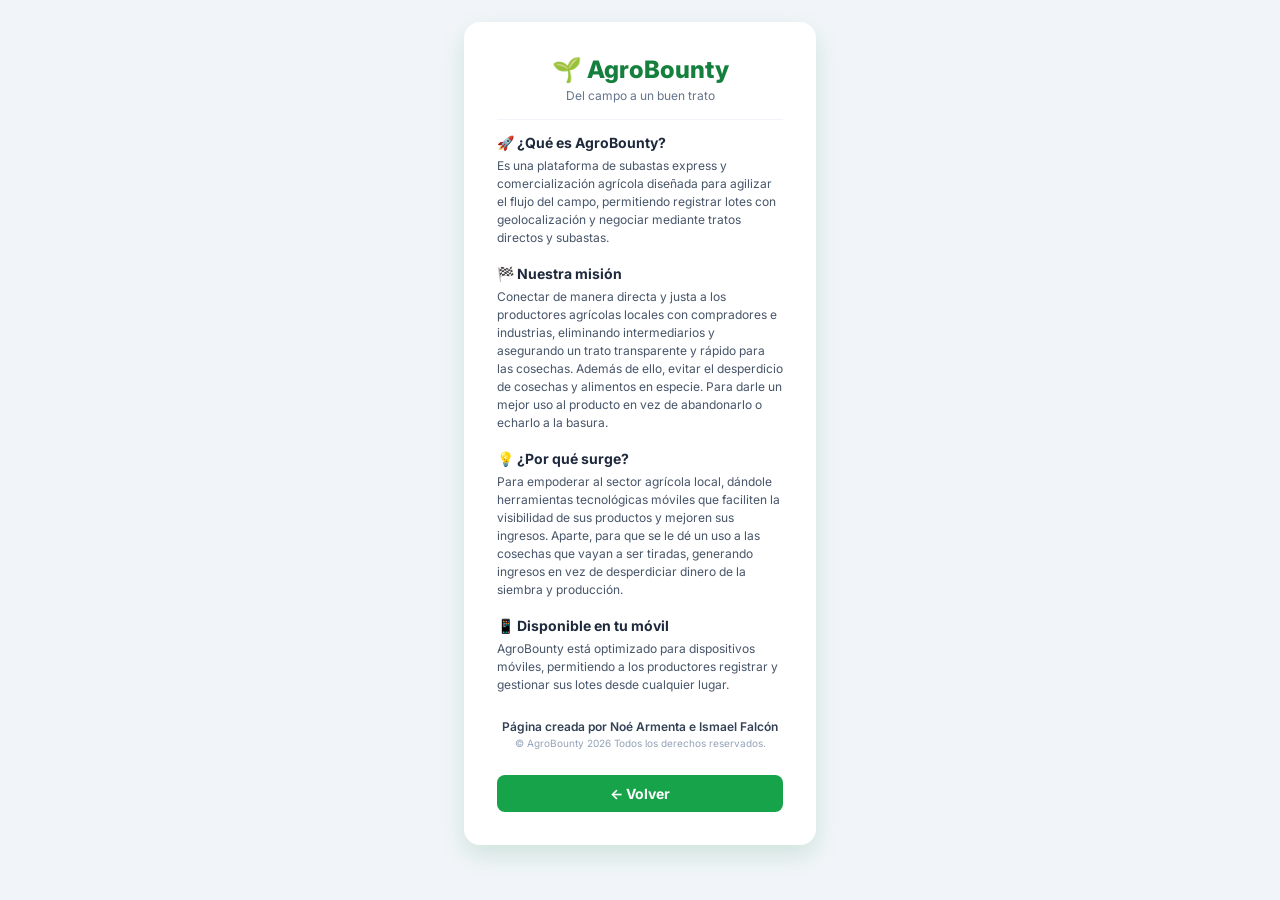
<file: nosotros.html>
<!DOCTYPE html>
<html lang="es">
<head>
    <meta charset="UTF-8">
    <meta name="viewport" content="width=device-width, initial-scale=1.0">
    <title>AgroBounty - Sobre Nosotros</title>
    <link rel="stylesheet" href="./css/style.css">
    <link rel="manifest" href="manifest.json">
    <meta name="theme-color" content="#15803d">
    <link rel="icon" type="image/jpeg" href="./assets/icon.jpg">
</head>
<body style="min-height: 100vh; display: flex; align-items: center; justify-content: center; padding: 1rem;">

    <!-- Contenedor principal estilo móvil -->
    <div class="auth-container" style="max-width: 22rem; display: flex; flex-direction: column; gap: 1rem;">
        
        <!-- Encabezado -->
        <div class="text-center">
            <h1 style="font-size: 1.5rem; font-weight: 800; color: #15803d;">🌱 AgroBounty</h1>
            <p class="text-xs" style="color: #64748b; margin-top: 0.25rem;">Del campo a un buen trato</p>
        </div>

        <div style="font-size: 0.75rem; color: #475569; line-height: 1.5; border-top: 1px solid #f1f5f9; padding-top: 0.75rem;" class="space-y-4">
            <div>
                <h3 class="font-bold text-sm" style="color: #1e293b; margin-bottom: 0.25rem;">🚀 ¿Qué es AgroBounty?</h3>
                <p style="margin: 0;">Es una plataforma de subastas express y comercialización agrícola diseñada para agilizar el flujo del campo, permitiendo registrar lotes con geolocalización y negociar mediante tratos directos y subastas.</p>
            </div>

            <div>
                <h3 class="font-bold text-sm" style="color: #1e293b; margin-bottom: 0.25rem;">🏁 Nuestra misión</h3>
                <p style="margin: 0;">Conectar de manera directa y justa a los productores agrícolas locales con compradores e industrias, eliminando intermediarios y asegurando un trato transparente y rápido para las cosechas.
                    Además de ello, evitar el desperdicio de cosechas y alimentos en especie. Para darle un mejor uso al producto en vez de abandonarlo o echarlo a la basura.
                </p>
            </div>

            <div>
                <h3 class="font-bold text-sm" style="color: #1e293b; margin-bottom: 0.25rem;">💡 ¿Por qué surge?</h3>
                <p style="margin: 0;">Para empoderar al sector agrícola local, dándole herramientas tecnológicas móviles que faciliten la visibilidad de sus productos y mejoren sus ingresos.
                    Aparte, para que se le dé un uso a las cosechas que vayan a ser tiradas, generando ingresos en vez de desperdiciar dinero de la siembra y producción.
                </p>
            </div>

            <div>
                <h3 class="font-bold text-sm" style="color: #1e293b; margin-bottom: 0.25rem;">📱 Disponible en tu móvil</h3>
                <p style="margin: 0;">AgroBounty está optimizado para dispositivos móviles, permitiendo a los productores registrar y gestionar sus lotes desde cualquier lugar.</p>
            </div>

            <div style="padding-top: 0.5rem;" class="space-y-4 text-center">
                <p style="margin: 0; font-weight: 600; color: #334155;">Página creada por Noé Armenta e Ismael Falcón</p>
                <p style="margin: 0; color: #94a3b8; font-size: 10px;">© AgroBounty 2026 Todos los derechos reservados.</p>
            </div>
        </div>

        <!-- Botón de regreso -->
        <div style="padding-top: 0.5rem;">
            <a href="index.html" class="btn-green" style="padding: 0.625rem; display: block; text-decoration: none;">
                ← Volver
            </a>
        </div>

    </div>
    <script>
        if ('serviceWorker' in navigator) {
            window.addEventListener('load', () => {
                navigator.serviceWorker.register('./sw.js')
                    .then(reg => console.log('Service Worker registrado:', reg.scope))
                    .catch(err => console.log('Error al registrar Service Worker:', err));
            });
        }
    </script>
</body>
</html>
</file>
<file: css/style.css>
@import url('https://fonts.googleapis.com/css2?family=Inter:wght@400;500;600;700;800&display=swap');

/* --- 1. BASE Y RESET --- */
* {
    box-sizing: border-box;
    margin: 0;
    padding: 0;
}

body {
    font-family: 'Inter', sans-serif;
    background-color: #f1f5f9; /* slate-100 */
    align-items: center;
    justify-content: center;
    color: #1e293b; /* slate-800 */
    min-height: 100vh;
    margin: 0;
    box-sizing: border-box;
}

/* --- 2. ESTRUCTURA Y CONTENEDORES --- */
.auth-container {
    width: 100%;
    max-width: 24rem;
    background-color: #ffffff;
    border-radius: 1rem;
    box-shadow: 0 10px 15px -3px rgba(0, 0, 0, 0.1);
    padding: 1.5rem;
}

.main-dashboard {
    max-width: 28rem;
    margin: 0 auto;
    padding: 1rem;
    padding-bottom: 5rem;
}

.form-card {
    background-color: #ffffff;
    border-radius: 1rem;
    padding: 1.25rem;
    box-shadow: 0 4px 6px -1px rgba(0, 0, 0, 0.1);
    border: 1px solid #e2e8f0;
}

/* --- 3. HEADER Y NAVEGACIÓN --- */
.header-app {
    background-color: #15803d; /* green-700 */
    color: #ffffff;
    padding: 1rem;
    box-shadow: 0 4px 6px -1px rgba(0, 0, 0, 0.1);
    position: sticky;
    top: 0;
    z-index: 10;
}

.header-content {
    max-width: 28rem;
    margin: 0 auto;
    display: flex;
    justify-content: space-between;
    align-items: center;
}

.nav-bottom {
    position: fixed;
    bottom: 0;
    left: 0;
    right: 0;
    background-color: #ffffff;
    border-top: 1px solid #e2e8f0;
    padding: 0.5rem;
    box-shadow: 0 -4px 6px -1px rgba(0, 0, 0, 0.05);
    z-index: 10;
    width: 100%;
    background-color: #ffffff;
    border-top: 1px solid #e2e8f0; /* <-- Borde superior sutil */
    box-shadow: 0 -2px 5px rgba(0, 0, 0, 0.05);
    z-index: 1000;
}

.nav-content {
    max-width: 28rem;
    margin: 0 auto;
    display: flex;
    justify-content: space-around;
    text-align: center;
}

.nav-item {
    color: #64748b;
    font-size: 0.75rem;
    display: flex;
    flex-direction: column;
    align-items: center;
    text-decoration: none;
    background: transparent;
    border: none;
    cursor: pointer;
}

.nav-item.active {
    color: #15803d;
    font-weight: 700;
}

.nav-item:hover {
    color: #15803d;
}

/* --- 4. FORMULARIOS E INPUTS --- */
.form-group {
    display: flex;
    flex-direction: column;
    gap: 0.25rem;
    margin-bottom: 0.85rem;
}

.form-label {
    display: block;
    font-size: 0.75rem;
    font-weight: 600;
    color: #475569; /* slate-600 */
}

.input-field {
    width: 100%;
    padding: 0.625rem;
    border: 1px solid #cbd5e1; /* slate-300 */
    border-radius: 0.5rem;
    font-size: 0.875rem;
    outline: none;
    transition: all 0.2s ease-in-out;
}

.input-field:focus {
    border-color: #16a34a;
    box-shadow: 0 0 0 3px rgba(22, 163, 74, 0.2);
}

/* --- 5. BOTONES Y ACCIONES --- */
.btn-green {
    width: 100%;
    background-color: #16a34a;
    color: #ffffff;
    font-weight: 700;
    padding: 0.75rem;
    border-radius: 0.5rem;
    border: none;
    cursor: pointer;
    font-size: 0.875rem;
    transition: background-color 0.2s;
    text-decoration: none;
    display: inline-block;
    text-align: center;
}

.btn-green:hover {
    background-color: #15803d;
}

.btn-sm-green {
    background-color: #16a34a;
    color: #ffffff;
    font-size: 0.75rem;
    font-weight: 700;
    padding: 0.5rem 0.75rem;
    border-radius: 0.5rem;
    border: none;
    cursor: pointer;
    transition: background-color 0.2s;
    text-decoration: none;
}

.btn-sm-green:hover {
    background-color: #15803d;
}

.btn-amber {
    background-color: #f59e0b;
    color: #ffffff;
    font-weight: 700;
    padding: 0.625rem;
    border-radius: 0.5rem;
    border: none;
    cursor: pointer;
    font-size: 0.75rem;
    width: 100%;
}

.btn-amber:hover {
    background-color: #d97706;
}

.btn-danger {
    background-color: #dc2626;
    color: #ffffff;
    font-weight: 700;
    padding: 0.625rem;
    border-radius: 0.5rem;
    border: none;
    cursor: pointer;
    font-size: 0.75rem;
    width: 100%;
}

.btn-danger:hover {
    background-color: #b91c1c;
}

.btn-link {
    background: transparent;
    border: none;
    color: #15803d;
    font-size: 0.75rem;
    font-weight: 600;
    cursor: pointer;
    text-decoration: underline;
}

/* --- 6. TARJETAS DE LOTES --- */
.lote-card {
    background-color: #ffffff;
    border-radius: 1rem;
    box-shadow: 0 4px 6px -1px rgba(0, 0, 0, 0.1);
    border: 1px solid #e2e8f0;
    overflow: hidden;
    margin-bottom: 1rem;
}

.lote-img {
    width: 100%;
    height: 9rem;
    object-fit: cover;
}

.lote-body {
    padding: 1rem;
    display: flex;
    flex-direction: column;
    gap: 0.5rem;
}

.badge-time {
    background-color: #fef3c7; /* amber-100 */
    color: #92400e; /* amber-800 */
    font-size: 0.75rem;
    padding: 0.125rem 0.625rem;
    border-radius: 9999px;
    font-weight: 700;
}

.badge-disabled {
    background-color: #f1f5f9;
    color: #94a3b8;
    font-size: 0.75rem;
    font-weight: 600;
    padding: 0.5rem 0.75rem;
    border-radius: 0.5rem;
    border: 1px solid #e2e8f0;
    cursor: not-allowed;
    display: inline-block;
    text-align: center;
}

/* --- 7. MODALES --- */
.modal-overlay {
    position: fixed;
    inset: 0;
    background-color: rgba(0, 0, 0, 0.5);
    backdrop-filter: blur(4px);
    display: flex;
    align-items: center;
    justify-content: center;
    padding: 1rem;
    z-index: 50;
}

.modal-content {
    background-color: #ffffff;
    border-radius: 1rem;
    padding: 1.5rem;
    max-width: 20rem;
    width: 100%;
    box-shadow: 0 20px 25px -5px rgba(0, 0, 0, 0.1);
    display: flex;
    flex-direction: column;
    gap: 0.85rem;
}

/* --- 8. UTILIDADES --- */
.hidden {
    display: none !important;
}

.text-center { text-align: center; }
.text-xs { font-size: 0.75rem; }
.text-sm { font-size: 0.875rem; }
.font-bold { font-weight: 700; }
.space-y-4 > * + * { margin-top: 1rem; }

/*  */

/* Estilo auxiliar para alinear el botón del ojito dentro del campo */
.password-container {
    position: relative;
    display: flex;
    align-items: center;
}
.password-container input {
    width: 100%;
    padding-right: 2.5rem; /* Espacio para que el texto no quede debajo del botón */
}
.toggle-password {
    position: absolute;
    right: 0.75rem;
    background: none;
    border: none;
    cursor: pointer;
    font-size: 1.1rem;
    color: #64748b;
    padding: 0;
    display: flex;
    align-items: center;
    justify-content: center;
}

.toggle-password:hover {
    color: #15803d;
}

body.auth-page {
    display: flex;
    align-items: center;
    justify-content: center;
    min-height: 100vh;
    margin: 0;
    padding: 1rem;
    box-sizing: border-box;
    overflow: hidden;
    
    /* Fondo degradado moderno en tonos suaves */
    background: linear-gradient(135deg, #f0fdf4 0%, #dcfce7 50%, #bbf7d0 100%);
}

.auth-container {
    width: 100%;
    max-width: 380px;
    margin: 0 auto;
    box-sizing: border-box;
    
    /* Estilo de tarjeta flotante mejorado */
    background: rgba(255, 255, 255, 0.95); /* Ligeramente traslúcido */
    backdrop-filter: blur(10px);          /* Efecto difuminado detrás */
    padding: 2rem;
    border-radius: 16px;
    box-shadow: 0 10px 25px rgba(21, 128, 61, 0.15); /* Sombra suave con un toque verdoso */
    border: 1px solid rgba(255, 255, 255, 0.5);
}

/* === BARRA INFERIOR AMPLIADA (Usando tus clases exactas) === */
.nav-bottom {
    position: fixed;
    bottom: 0;
    left: 0;
    width: 100%;
    height: 65px; /* Altura aumentada para mayor comodidad táctil */
    background-color: #ffffff;
    border-top: 1.5px solid #e2e8f0;
    box-shadow: 0 -4px 12px rgba(0, 0, 0, 0.05);
    z-index: 1000;
}

.nav-content {
    display: flex;
    justify-content: space-around;
    align-items: center;
    height: 100%;
    width: 100%;
    max-width: 500px;
    margin: 0 auto;
}

.nav-item {
    display: flex;
    flex-direction: column;
    align-items: center;
    justify-content: center;
    text-decoration: none;
    color: #64748b;
    font-size: 0.75rem;
    flex: 1;
    height: 100%;
    gap: 3px;
    transition: color 0.2s ease;
}

.nav-item.active {
    color: #166534; /* Verde institucional de AgroBounty */
    font-weight: 600;
}

/* Espacio inferior en el body para que la barra fija no tape tus últimas subastas */
body {
    padding-bottom: 50px !important;
}
</file>
